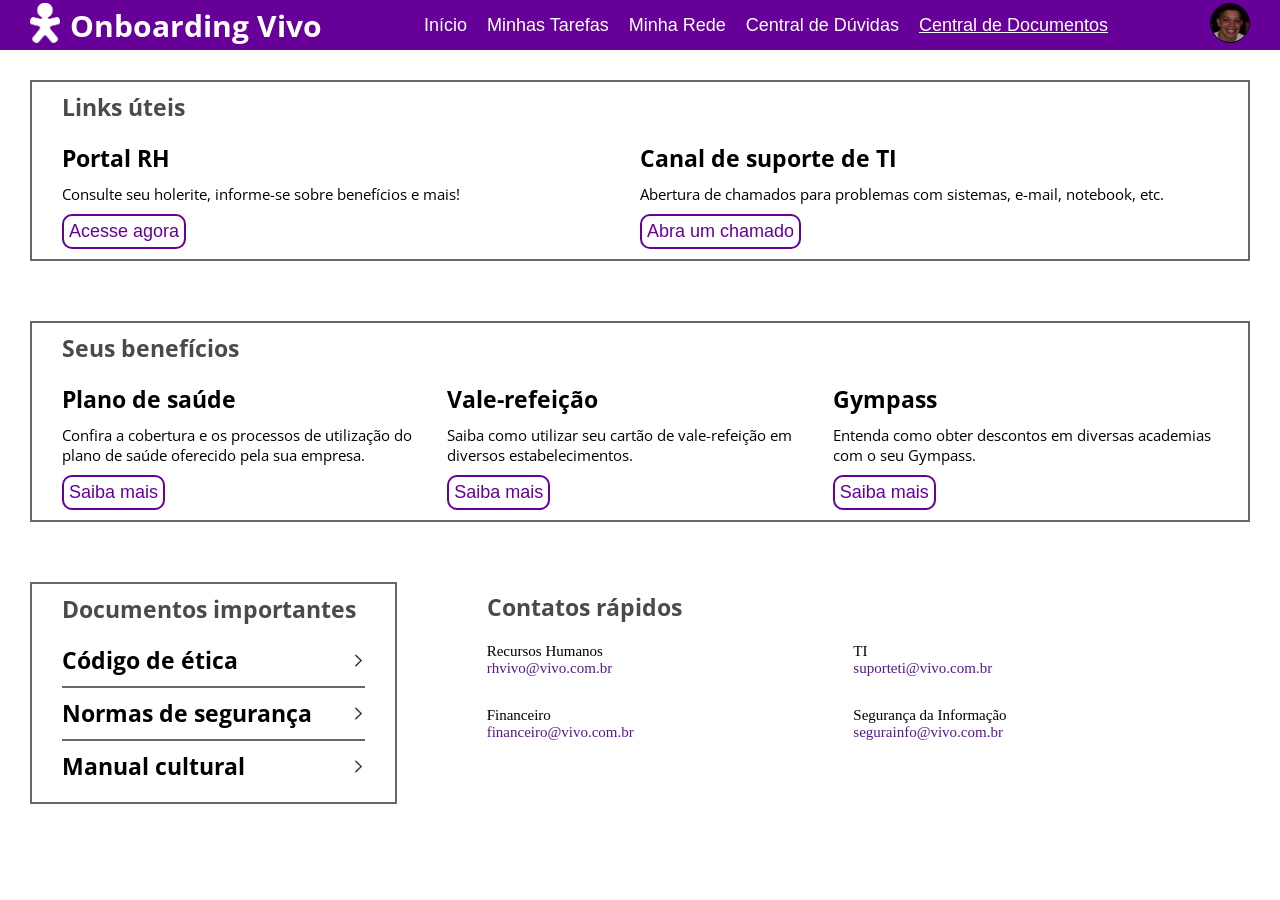
<file: onboarding-vivo/colaborador/central-documentos.html>
<!DOCTYPE html>
<html lang="pt-br">
  <head>
    <meta charset="UTF-8" />
    <meta name="viewport" content="width=device-width, initial-scale=1.0" />
    <title>Central de Documentos</title>
    <link rel="stylesheet" href="../styles.css" />

    <link rel="preconnect" href="https://fonts.googleapis.com" />
    <link rel="preconnect" href="https://fonts.gstatic.com" crossorigin />
    <link
      href="https://fonts.googleapis.com/css2?family=Open+Sans:ital,wght@0,300..800;1,300..800&display=swap"
      rel="stylesheet"
    />
  </head>
  <body>
    <header>
      <div class="vivo-logo">
        <a href="../index.html"><img src="../images/logo-vivo.png" alt="Logo da vivo" /></a>
        <h1 class="h1-titulo">Onboarding Vivo</h1>
      </div>
      <nav>
        <a href="./inicio.html">Início</a>
        <a href="./minhas-tarefas.html">Minhas Tarefas</a>
        <a href="./minha-rede.html">Minha Rede</a>
        <a href="./central-duvidas.html">Central de Dúvidas</a>
        <p class="current-page">Central de Documentos</p>
      </nav>
              <a href="../colaborador/perfil.html"><img class="foto-perfil" src="../images/caique.png" alt="Foto do usuário atual"></a>
    </header>
    <main>
      <div id="central-documentos">
        <section id="links-uteis">
          <div class="section-title">
            <h1>Links úteis</h1>
          </div>
          <div class="documentos-container">
            <div>
              <h2>Portal RH</h2>
              <p>Consulte seu holerite, informe-se sobre benefícios e mais!</p>
              <a class="border-btn" href="">Acesse agora</a>
            </div>
            <div>
              <h2>Canal de suporte de TI</h2>
              <p>
                Abertura de chamados para problemas com sistemas, e-mail,
                notebook, etc.
              </p>
              <a class="border-btn" href="">Abra um chamado</a>
            </div>
          </div>
        </section>
        <section id="seus-beneficios">
          <div class="section-title">
            <h1>Seus benefícios</h1>
          </div>
          <div class="documentos-container">
            <div>
              <h2>Plano de saúde</h2>
              <p>
                Confira a cobertura e os processos de utilização do plano de
                saúde oferecido pela sua empresa.
              </p>
              <a class="border-btn" href="">Saiba mais</a>
            </div>
            <div>
              <h2>Vale-refeição</h2>
              <p>
                Saiba como utilizar seu cartão de vale-refeição em diversos
                estabelecimentos.
              </p>
              <a class="border-btn" href="">Saiba mais</a>
            </div>
            <div>
              <h2>Gympass</h2>
              <p>
                Entenda como obter descontos em diversas academias com o seu
                Gympass.
              </p>
              <a class="border-btn" href="">Saiba mais</a>
            </div>
          </div>
        </section>
        <section id="documentos-importantes">
          <div class="section-title">
            <h1>Documentos importantes</h1>
          </div>
          <div class="documentos-importantes">
            <a href="">
              <h2>Código de ética</h2>
              <img src="../images/seta.png" alt="Imagem de uma seta" />
            </a>
            <a href="">
              <h2>Normas de segurança</h2>
              <img src="../images/seta.png" alt="Imagem de uma seta" />
            </a>
            <a href="">
              <h2>Manual cultural</h2>
              <img src="../images/seta.png" alt="Imagem de uma seta" />
            </a>
          </div>
        </section>
        <section id="contatos-rapidos">
          <div class="section-title">
            <h1>Contatos rápidos</h1>
          </div>
          <div class="contatos-rapidos-grid">
            <div>
                <p>Recursos Humanos</p>
                <a href="">rhvivo@vivo.com.br</a>
            </div>
            <div>
                <p>TI</p>
                <a href="">suporteti@vivo.com.br</a>
            </div>
            <div>
                <p>Financeiro</p>
                <a href="">financeiro@vivo.com.br</a>
            </div>
            <div>
                <p>Segurança da Informação</p>
                <a href="">segurainfo@vivo.com.br</a>
            </div>
          </div>
        </section>
      </div>
    </main>
  </body>
</html>
</file>
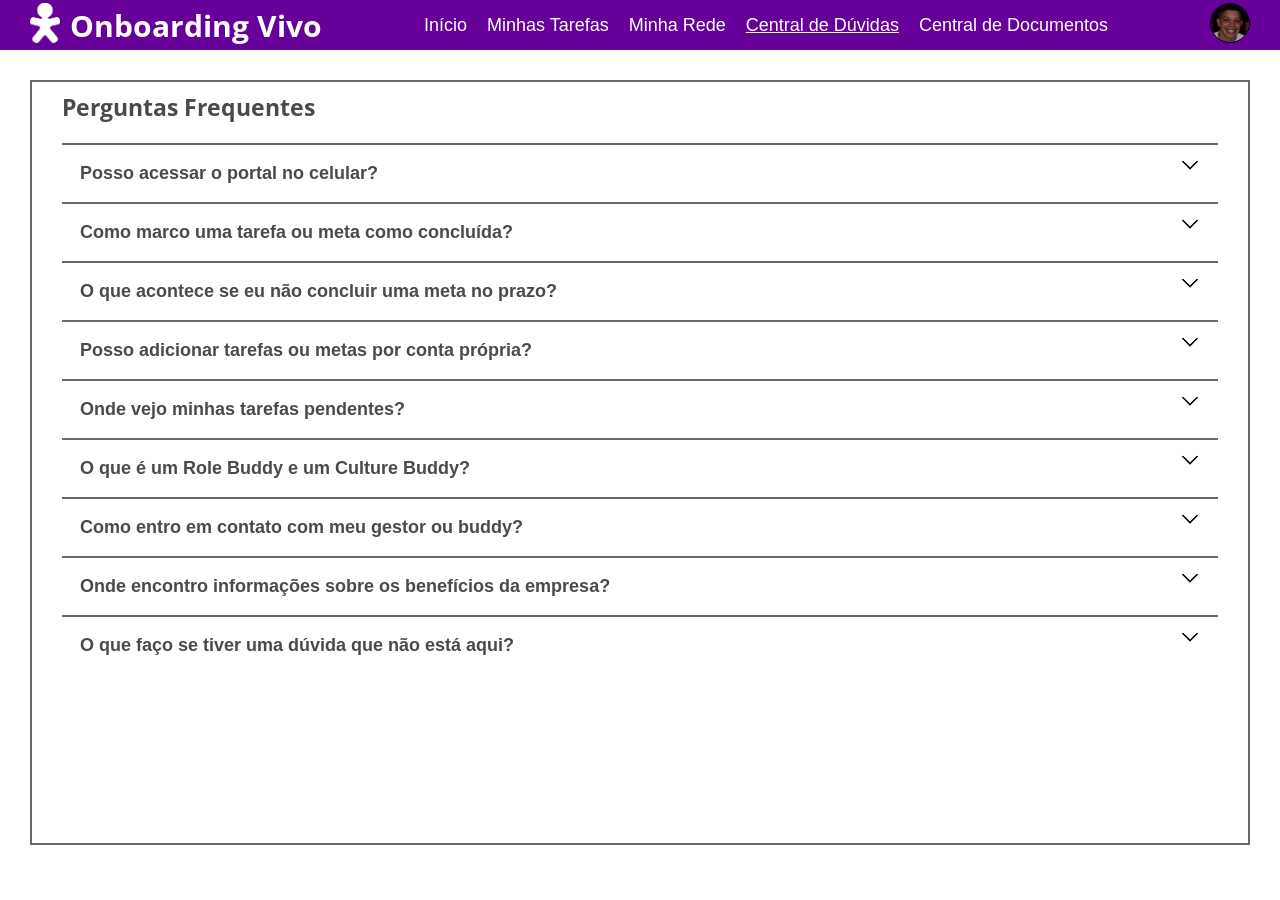
<file: onboarding-vivo/colaborador/central-duvidas.html>
<!DOCTYPE html>
<html lang="pt-br">
  <head>
    <meta charset="UTF-8" />
    <meta name="viewport" content="width=device-width, initial-scale=1.0" />
    <title>Central de Dúvidas</title>
    <link rel="stylesheet" href="../styles.css" />

    <link rel="preconnect" href="https://fonts.googleapis.com" />
    <link rel="preconnect" href="https://fonts.gstatic.com" crossorigin />
    <link
      href="https://fonts.googleapis.com/css2?family=Open+Sans:ital,wght@0,300..800;1,300..800&display=swap"
      rel="stylesheet"
    />
  </head>
  <body>
    <header>
      <div class="vivo-logo">
        <a href="../index.html"
          ><img src="../images/logo-vivo.png" alt="Logo da vivo"
        /></a>
        <h1 class="h1-titulo">Onboarding Vivo</h1>
      </div>
      <nav>
        <a href="./inicio.html">Início</a>
        <a href="./minhas-tarefas.html">Minhas Tarefas</a>
        <a href="./minha-rede.html">Minha Rede</a>
        <p class="current-page">Central de Dúvidas</p>
        <a href="./central-documentos.html">Central de Documentos</a>
      </nav>
      <a href="../colaborador/perfil.html"
        ><img
          class="foto-perfil"
          src="../images/caique.png"
          alt="Foto do usuário atual"
      /></a>
    </header>

    <main>
      <section id="central-main" class="full">
        <div class="section-title">
          <h1>Perguntas Frequentes</h1>
        </div>

        <div class="accordion-div">
          <button class="accordion">
            Posso acessar o portal no celular?
            <img
              class="img-accordion"
              src="../images/seta.png"
              alt="seta do accordion 1"
            />
          </button>
          <div class="panel">
            <p>
              Sim! Nossa equipe fez o uso de um design responsivo, a fim de
              garantir funcionalidade total em qualquer dispositivo!
              <br />
              <br />
              Você só precisa acessar o link e fazer o login pelo seu celular,
              para acessar seu onboarding de onde quer que esteja!
            </p>
          </div>
        </div>

        <div class="accordion-div">
          <button class="accordion">
            Como marco uma tarefa ou meta como concluída?
            <img
              class="img-accordion"
              src="../images/seta.png"
              alt="seta do accordion 2"
            />
          </button>
          <div class="panel">
            <p>
              Para marcar uma tarefa como concluída, você só precisa clicar no
              ícone de check ao lado da meta/tarefa, e seu gestor será
              notificado de que você a concluiu!
            </p>
          </div>
        </div>

        <div class="accordion-div">
          <button class="accordion">
            O que acontece se eu não concluir uma meta no prazo?
            <img
              class="img-accordion"
              src="../images/seta.png"
              alt="seta do accordion 3"
            />
          </button>
          <div class="panel">
            <p>
              Caso não conclua uma tarefa no prazo, o seu gestor será notificado
              do atraso. Ainda é possível concluir metas após o prazo!
            </p>
          </div>
        </div>

        <div class="accordion-div">
          <button class="accordion">
            Posso adicionar tarefas ou metas por conta própria?
            <img
              class="img-accordion"
              src="../images/seta.png"
              alt="seta do accordion 3"
            />
          </button>
          <div class="panel">
            <p>
              Não, o responsável por adicionar tarefas/metas é o seu gestor
              responsável.
            </p>
          </div>
        </div>

        <div class="accordion-div">
          <button class="accordion">
            Onde vejo minhas tarefas pendentes?
            <img
              class="img-accordion"
              src="../images/seta.png"
              alt="seta do accordion 3"
            />
          </button>
          <div class="panel">
            <p>
              Para ver suas tarefas pendentes, clique no botão "Minhas tarefas"
              na página inicial ou na barra de navegação.
            </p>
          </div>
        </div>

        <div class="accordion-div">
          <button class="accordion">
            O que é um Role Buddy e um Culture Buddy?
            <img
              class="img-accordion"
              src="../images/seta.png"
              alt="seta do accordion 3"
            />
          </button>
          <div class="panel">
            <p>
              O Role Buddy é um colega de trabalho que ajuda o novo colaborador
              a entender os detalhes de seu novo trabalho, enquanto o Culture
              Buddy os guia a respeito das regras não-escritas de organização,
              além de ensinar os valores e as normas para a integração do novo
              colaborador.
              <br />
              <br />
              Ambos são essenciais no processo de Onboarding.
            </p>
          </div>
        </div>

        <div class="accordion-div">
          <button class="accordion">
            Como entro em contato com meu gestor ou buddy?
            <img
              class="img-accordion"
              src="../images/seta.png"
              alt="seta do accordion 3"
            />
          </button>
          <div class="panel">
            <p>
              Para entrar em contato com as pessoas da sua rede, clique nos
              botões localizados abaixo das imagens na página "Minha Rede". Lá,
              constam as redes sociais de cada pessoa da sua rede!<br /><br />Não
              hesite em entrar em contato!
            </p>
          </div>
        </div>

        <div class="accordion-div">
          <button class="accordion">
            Onde encontro informações sobre os benefícios da empresa?
            <img
              class="img-accordion"
              src="../images/seta.png"
              alt="seta do accordion 3"
            />
          </button>
          <div class="panel">
            <p>
              Para encontrar mais informações a respeito dos benefícios da
              empresa, acesse a página "Central de Documentos", e consulte os
              benefícios disponibilizados para os novos colaboradores!
            </p>
          </div>
        </div>

        <div class="accordion-div">
          <button class="accordion">
            O que faço se tiver uma dúvida que não está aqui?
            <img
              class="img-accordion"
              src="../images/seta.png"
              alt="seta do accordion 3"
            />
          </button>
          <div class="panel">
            <p>
              Caso tenha uma dúvida que não consta na "Central de Dúvidas",
              entre em contato diretamente com o seu gestor responsável, ou com
              um de seus buddies, que estarão dispostos a ajudar!
            </p>
          </div>
        </div>
      </section>
    </main>
  </body>
  <script src="../javascript/script.js"></script>
</html>
</file>
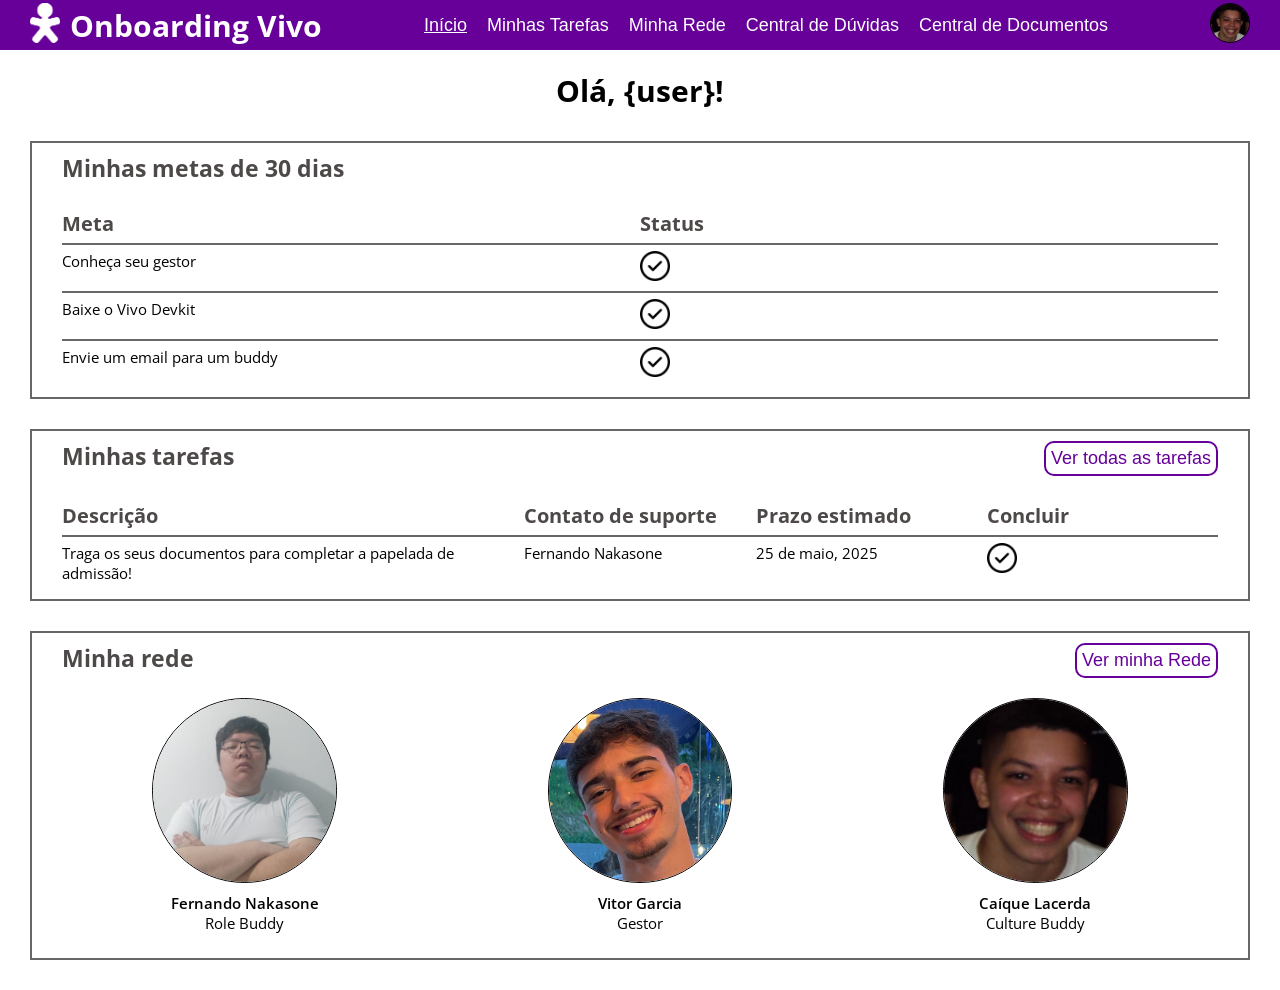
<file: onboarding-vivo/colaborador/inicio.html>
<!DOCTYPE html>
<html lang="pt-br">
  <head>
    <meta charset="UTF-8" />
    <meta name="viewport" content="width=device-width, initial-scale=1.0" />
    <title>Onboarding Vivo</title>
    <link rel="stylesheet" href="../styles.css" />

    <link rel="preconnect" href="https://fonts.googleapis.com" />
    <link rel="preconnect" href="https://fonts.gstatic.com" crossorigin />
    <link
      href="https://fonts.googleapis.com/css2?family=Open+Sans:ital,wght@0,300..800;1,300..800&display=swap"
      rel="stylesheet"
    />
  </head>

  <body>
    <header>
      <div class="vivo-logo">
        <a href="../index.html"
          ><img src="../images/logo-vivo.png" alt="Logo da vivo"
        /></a>
        <h1 class="h1-titulo">Onboarding Vivo</h1>
      </div>
      <nav>
        <p class="current-page">Início</p>
        <a href="../colaborador/minhas-tarefas.html">Minhas Tarefas</a>
        <a href="../colaborador/minha-rede.html">Minha Rede</a>
        <a href="../colaborador/central-duvidas.html">Central de Dúvidas</a>
        <a href="../colaborador/central-documentos.html"
          >Central de Documentos</a
        >
      </nav>
      <a href="../colaborador/perfil.html"
        ><img
          class="foto-perfil"
          src="../images/caique.png"
          alt="Foto do usuário atual"
      /></a>
    </header>
    <main class="inicio-colaborador">
      <h1 class="title-main">Olá, {user}!</h1>

      <section id="metas-main">
        <div class="section-title">
          <h1>Minhas metas de 30 dias</h1>
        </div>
        <div class="metas-grid">
          <p class="grid-title">Meta</p>
          <p class="grid-title">Status</p>
          <p>Conheça seu gestor</p>
          <div>
            <a
              class="apertar-botao"
              href=""
              onclick="toggleImage(event, this.querySelector('img'))"
              ><img src="../images/check-mark.png" alt="Check preto e branco"
            /></a>
          </div>
          <p>Baixe o Vivo Devkit</p>
          <div>
            <a
              class="apertar-botao"
              href=""
              onclick="toggleImage(event, this.querySelector('img'))"
              ><img src="../images/check-mark.png" alt="Check preto e branco"
            /></a>
          </div>
          <p>Envie um email para um buddy</p>
          <div>
            <a
              class="apertar-botao"
              href=""
              onclick="toggleImage(event, this.querySelector('img'))"
              ><img src="../images/check-mark.png" alt="Check preto e branco"
            /></a>
          </div>
        </div>
      </section>

      <section id="tarefas-main">
        <div class="section-title">
          <h1>Minhas tarefas</h1>
          <a class="border-btn" href="./minhas-tarefas.html"
            >Ver todas as tarefas</a
          >
        </div>
        <div class="tarefas-grid">
          <p class="grid-title">Descrição</p>
          <p class="grid-title">Contato de suporte</p>
          <p class="grid-title">Prazo estimado</p>
          <p class="grid-title">Concluir</p>
          <p>Traga os seus documentos para completar a papelada de admissão!</p>
          <p>Fernando Nakasone</p>
          <p>25 de maio, 2025</p>
          <div>
            <a
              class="apertar-botao"
              href=""
              onclick="toggleImage(event, this.querySelector('img'))"
              ><img src="../images/check-mark.png" alt="Check preto e branco"
            /></a>
          </div>
        </div>
      </section>

      <section id="rede-main">
        <div class="section-title">
          <h1>Minha rede</h1>
          <a class="border-btn" href="./minha-rede.html">Ver minha Rede</a>
        </div>
        <div class="rede-imgs">
          <div class="rede-img">
            <img src="../images/fernando.png" alt="role buddy" />
            <p>Fernando Nakasone</p>
            <p>Role Buddy</p>
          </div>
          <div class="rede-img">
            <img src="../images/vitor.png" alt="gestor" />
            <p>Vitor Garcia</p>
            <p>Gestor</p>
          </div>
          <div class="rede-img">
            <img src="../images/caique.png" alt="culture buddy" />
            <p>Caíque Lacerda</p>
            <p>Culture Buddy</p>
          </div>
        </div>
      </section>
    </main>
    <script src="../javascript/script.js"></script>
  </body>
</html>
</file>
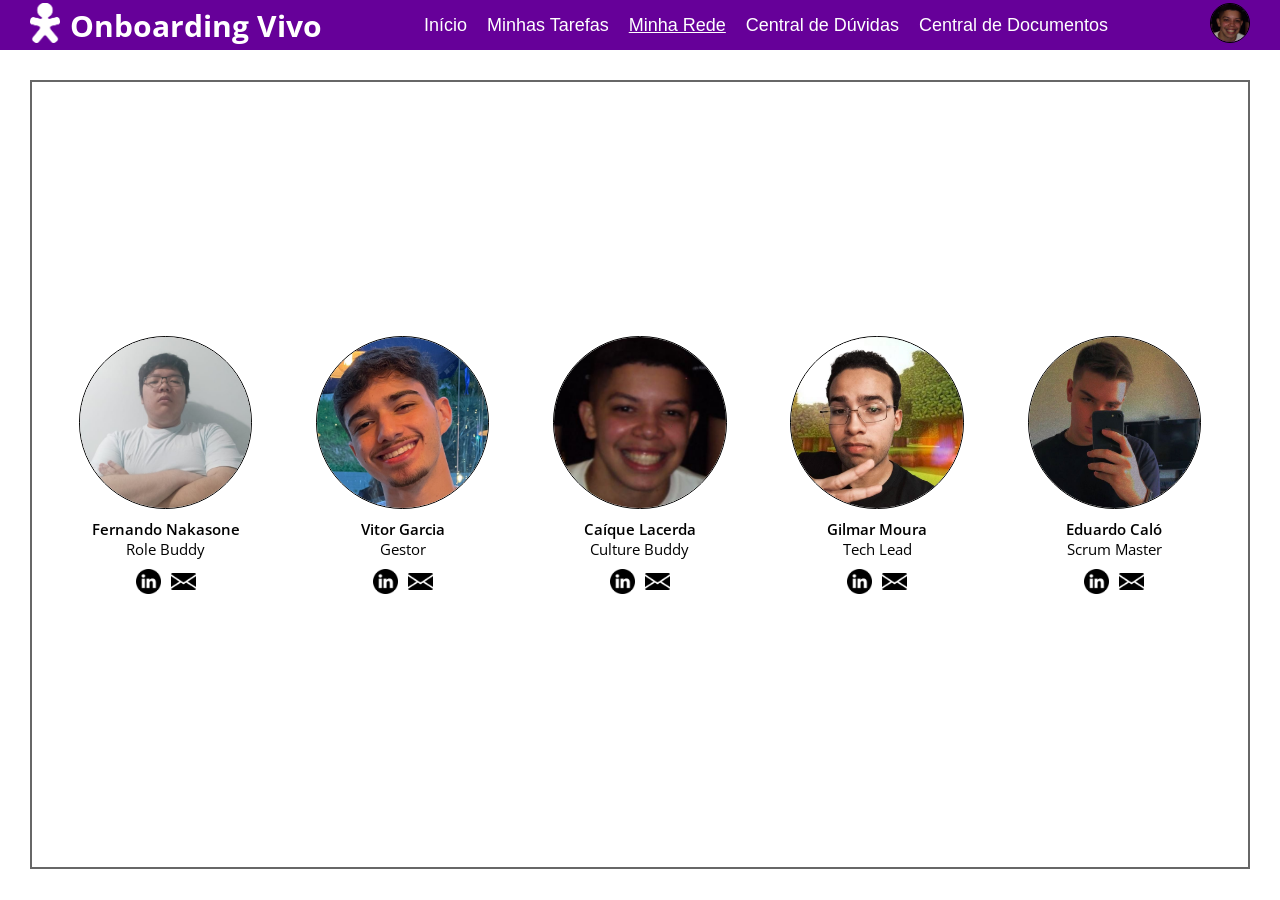
<file: onboarding-vivo/colaborador/minha-rede.html>
<!DOCTYPE html>
<html lang="pt-br">
  <head>
    <meta charset="UTF-8" />
    <meta name="viewport" content="width=device-width, initial-scale=1.0" />
    <title>Minha Rede</title>
    <link rel="stylesheet" href="../styles.css" />

    <link rel="preconnect" href="https://fonts.googleapis.com" />
    <link rel="preconnect" href="https://fonts.gstatic.com" crossorigin />
    <link
      href="https://fonts.googleapis.com/css2?family=Open+Sans:ital,wght@0,300..800;1,300..800&display=swap"
      rel="stylesheet"
    />
  </head>
  <body>
    <header>
      <div class="vivo-logo">
        <a href="../index.html"
          ><img src="../images/logo-vivo.png" alt="Logo da vivo"
        /></a>
        <h1 class="h1-titulo">Onboarding Vivo</h1>
      </div>
      <nav>
        <a href="./inicio.html">Início</a>
        <a href="./minhas-tarefas.html">Minhas Tarefas</a>
        <p class="current-page">Minha Rede</p>
        <a href="./central-duvidas.html">Central de Dúvidas</a>
        <a href="./central-documentos.html">Central de Documentos</a>
      </nav>
      <a href="../colaborador/perfil.html"
        ><img
          class="foto-perfil"
          src="../images/caique.png"
          alt="Foto do usuário atual"
      /></a>
    </header>
    <main>
      <section id="rede-main">
        <div class="rede-imgs full">
          <div class="rede-img">
            <img src="../images/fernando.png" alt="role buddy" />
            <p>Fernando Nakasone</p>
            <p>Role Buddy</p>
            <div>
              <a href=""><img src="../images/linkedin.png" alt="" /></a>
              <a href=""><img src="../images/o-email.png" alt="" /></a>
            </div>
          </div>
          <div class="rede-img">
            <img src="../images/vitor.png" alt="gestor" />
            <p>Vitor Garcia</p>
            <p>Gestor</p>
            <div>
              <a href=""><img src="../images/linkedin.png" alt="" /></a>
              <a href=""><img src="../images/o-email.png" alt="" /></a>
            </div>
          </div>
          <div class="rede-img">
            <img src="../images/caique.png" alt="culture buddy" />
            <p>Caíque Lacerda</p>
            <p>Culture Buddy</p>
            <div>
              <a href=""><img src="../images/linkedin.png" alt="" /></a>
              <a href=""><img src="../images/o-email.png" alt="" /></a>
            </div>
          </div>
          <div class="rede-img">
            <img src="../images/gilmar.png" alt="tech lead" />
            <p>Gilmar Moura</p>
            <p>Tech Lead</p>
            <div>
              <a href=""><img src="../images/linkedin.png" alt="" /></a>
              <a href=""><img src="../images/o-email.png" alt="" /></a>
            </div>
          </div>
          <div class="rede-img">
            <img src="../images/eduardo.png" alt="scrum master" />
            <p>Eduardo Caló</p>
            <p>Scrum Master</p>
            <div>
              <a href=""><img src="../images/linkedin.png" alt="" /></a>
              <a href=""><img src="../images/o-email.png" alt="" /></a>
            </div>
          </div>
        </div>
      </section>
    </main>
  </body>
</html>
</file>
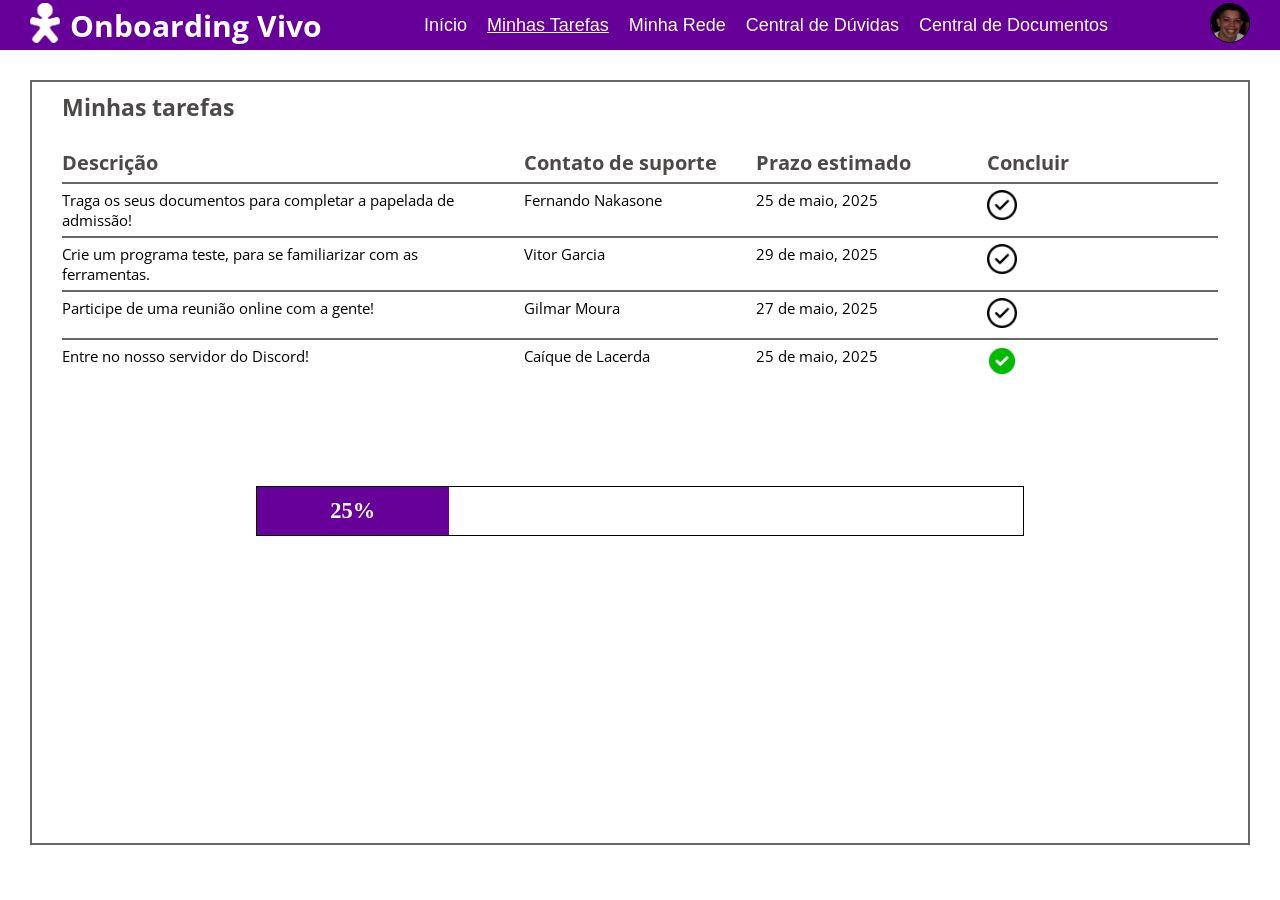
<file: onboarding-vivo/colaborador/minhas-tarefas.html>
<!DOCTYPE html>
<html lang="pt-br">
<head>
    <meta charset="UTF-8">
    <meta name="viewport" content="width=device-width, initial-scale=1.0">
    <title>Minhas Tarefas</title>
    <link rel="stylesheet" href="../styles.css">
    
    <link rel="preconnect" href="https://fonts.googleapis.com">
    <link rel="preconnect" href="https://fonts.gstatic.com" crossorigin>
    <link href="https://fonts.googleapis.com/css2?family=Open+Sans:ital,wght@0,300..800;1,300..800&display=swap" rel="stylesheet">
</head>
<body>
    <header>
        <div class="vivo-logo">
            <a href="../index.html"><img src="../images/logo-vivo.png" alt="Logo da vivo" /></a>
            <h1 class="h1-titulo">Onboarding Vivo</h1>
        </div>
        <nav>
            <a href="./inicio.html">Início</a>
            <p class="current-page">Minhas Tarefas</p>
            <a href="./minha-rede.html">Minha Rede</a>
            <a href="./central-duvidas.html">Central de Dúvidas</a>
            <a href="./central-documentos.html">Central de Documentos</a>
        </nav>
                <a href="../colaborador/perfil.html"><img class="foto-perfil" src="../images/caique.png" alt="Foto do usuário atual"></a>
    </header>
    
    <section id="tarefas" class="full">
            <div class="section-title">
                <h1>Minhas tarefas</h1>
            </div>
            <div class="tarefas-grid">
                <p class="grid-title">Descrição</p>
                <p class="grid-title">Contato de suporte</p>
                <p class="grid-title">Prazo estimado</p>
                <p class="grid-title">Concluir</p>
            
                <p>Traga os seus documentos para completar a papelada de admissão!</p>
                <p>Fernando Nakasone</p>
                <p>25 de maio, 2025</p>
                <div>
                    <a class="apertar-botao" href="" onclick="toggleImage(event, this.querySelector('img'))">
                        <img src="../images/check-mark.png" alt="Check preto e branco">
                    </a>
                </div>
            
                <p>Crie um programa teste, para se familiarizar com as ferramentas.</p>
                <p>Vitor Garcia</p>
                <p>29 de maio, 2025</p>
                <div>
                    <a class="apertar-botao" href="" onclick="toggleImage(event, this.querySelector('img'))">
                        <img src="../images/check-mark.png" alt="Check preto e branco">
                    </a>
                </div>
            
                <p>Participe de uma reunião online com a gente!</p>
                <p>Gilmar Moura</p>
                <p>27 de maio, 2025</p>
                <div>
                    <a class="apertar-botao" href="" onclick="toggleImage(event, this.querySelector('img'))">
                        <img src="../images/check-mark.png" alt="Check preto e branco">
                    </a>
                </div>
            
                <p>Entre no nosso servidor do Discord!</p>
                <p>Caíque de Lacerda</p>
                <p>25 de maio, 2025</p>
                <div>
                    <a class="apertar-botao" href="" onclick="toggleImage(event, this.querySelector('img'))">
                        <img src="../images/check.png" alt="Check verde">
                    </a>
                </div>
            </div>

            <div class="progress-bar-container">
                <div class="progress-bar">
                    <div id="progress-metas-colaborador" class="current-progress">25%</div>
                </div>
            </div>
            
        </section>
        <script src="../javascript/script.js"></script>
</body>
</html>
</file>
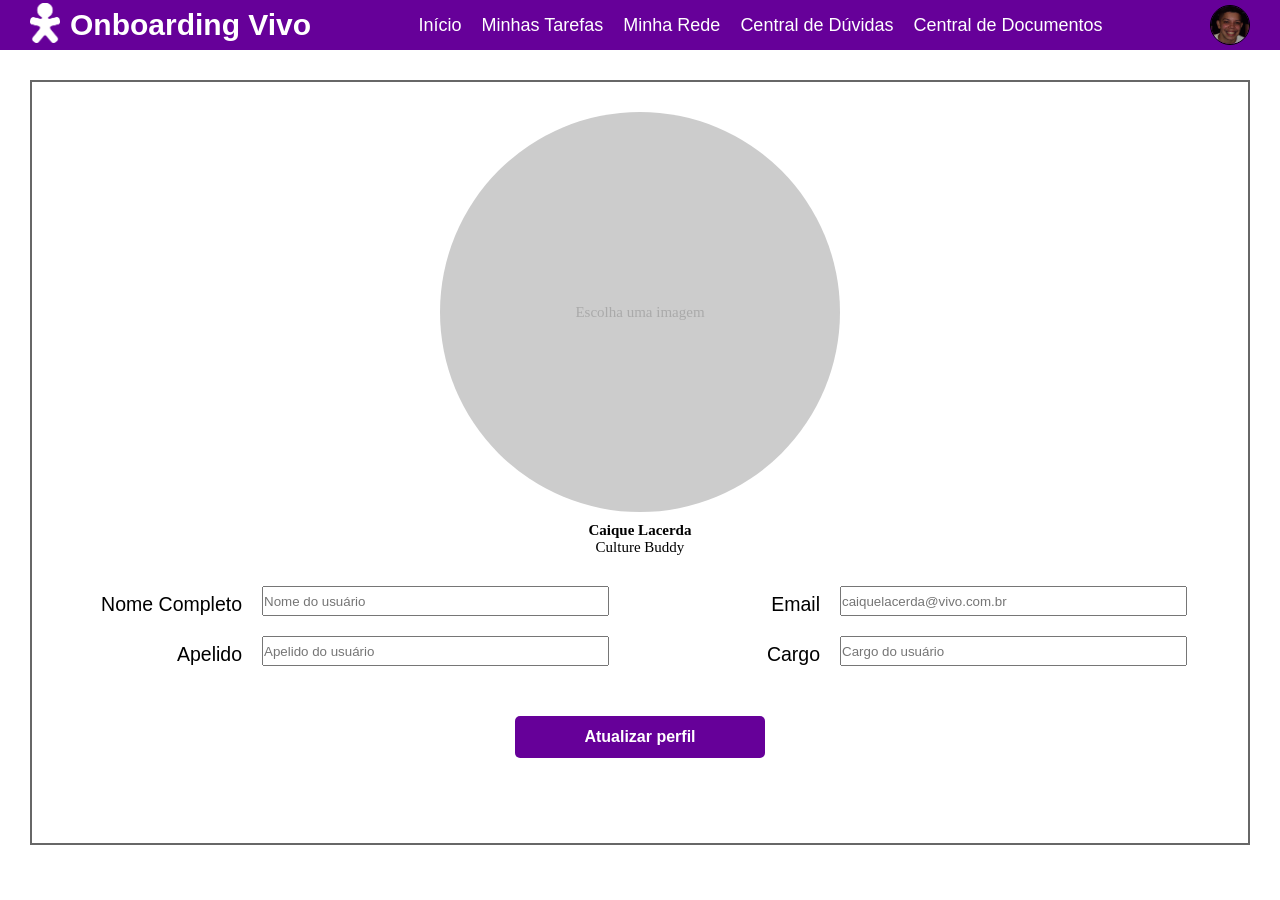
<file: onboarding-vivo/colaborador/perfil.html>
<!DOCTYPE html>
<html lang="pt-br">
  <head>
    <meta charset="UTF-8" />
    <meta name="viewport" content="width=device-width, initial-scale=1.0" />
    <title>Meu Perfil</title>
    <link rel="stylesheet" href="../styles.css" />
    <script async src="../javascript/foto-perfil.js"></script>
  </head>
  <body>
    <header>
      <div class="vivo-logo">
        <a href="../index.html"
          ><img src="../images/logo-vivo.png" alt="Logo da vivo"
        /></a>
        <h1 class="h1-titulo">Onboarding Vivo</h1>
      </div>
      <nav>
        <a href="./inicio.html">Início</a>
        <a href="./minhas-tarefas.html">Minhas Tarefas</a>
        <a href="./minha-rede.html">Minha Rede</a>
        <a href="./central-duvidas.html">Central de Dúvidas</a>
        <a href="./central-documentos.html">Central de Documentos</a>
      </nav>
      <img
        class="foto-perfil"
        src="../images/caique.png"
        alt="Foto do usuário atual"
      />
    </header>
    <main>
      <section id="edicao-perfil" class="full">
        <div class="rede-img">
          <label class="picture" for="picture__input" tabindex="0">
            <span class="picture__image"> </span>
          </label>
          <input type="file" accept="image/*" id="picture__input" />

          <!-- <img src="../images/caique.png" alt="role buddy" /> -->
          <p>Caique Lacerda</p>
          <p>Culture Buddy</p>
        </div>
        <form action="" method="post" id="form-buddy">
          <div class="form-row">
            <label for="nome-perfil">Nome Completo</label>
            <input
              id="nome-perfil"
              name="nome-perfil"
              type="text"
              placeholder="Nome do usuário"
              required
            />
          </div>
          <div class="form-row">
            <label for="email-perfil">Email</label>
            <input
              id="email-perfil"
              name="email-perfil"
              type="email"
              placeholder="caiquelacerda@vivo.com.br"
              required
            />
          </div>
          <div class="form-row">
            <label for="apelido-perfil">Apelido</label>
            <input
              id="apelido-perfil"
              name="apelido-perfil"
              type="text"
              placeholder="Apelido do usuário"
              required
            />
          </div>
          <div class="form-row">
            <label for="cargo-perfil">Cargo</label>
            <input
              id="cargo-perfil"
              name="cargo-perfil"
              type="text"
              placeholder="Cargo do usuário"
              required
            />
          </div>
          <button class="btn btn-primary-main" id="submit-buddy" type="submit">
            Atualizar perfil
          </button>
        </form>
      </section>
    </main>
    
  </body>
</html>
</file>
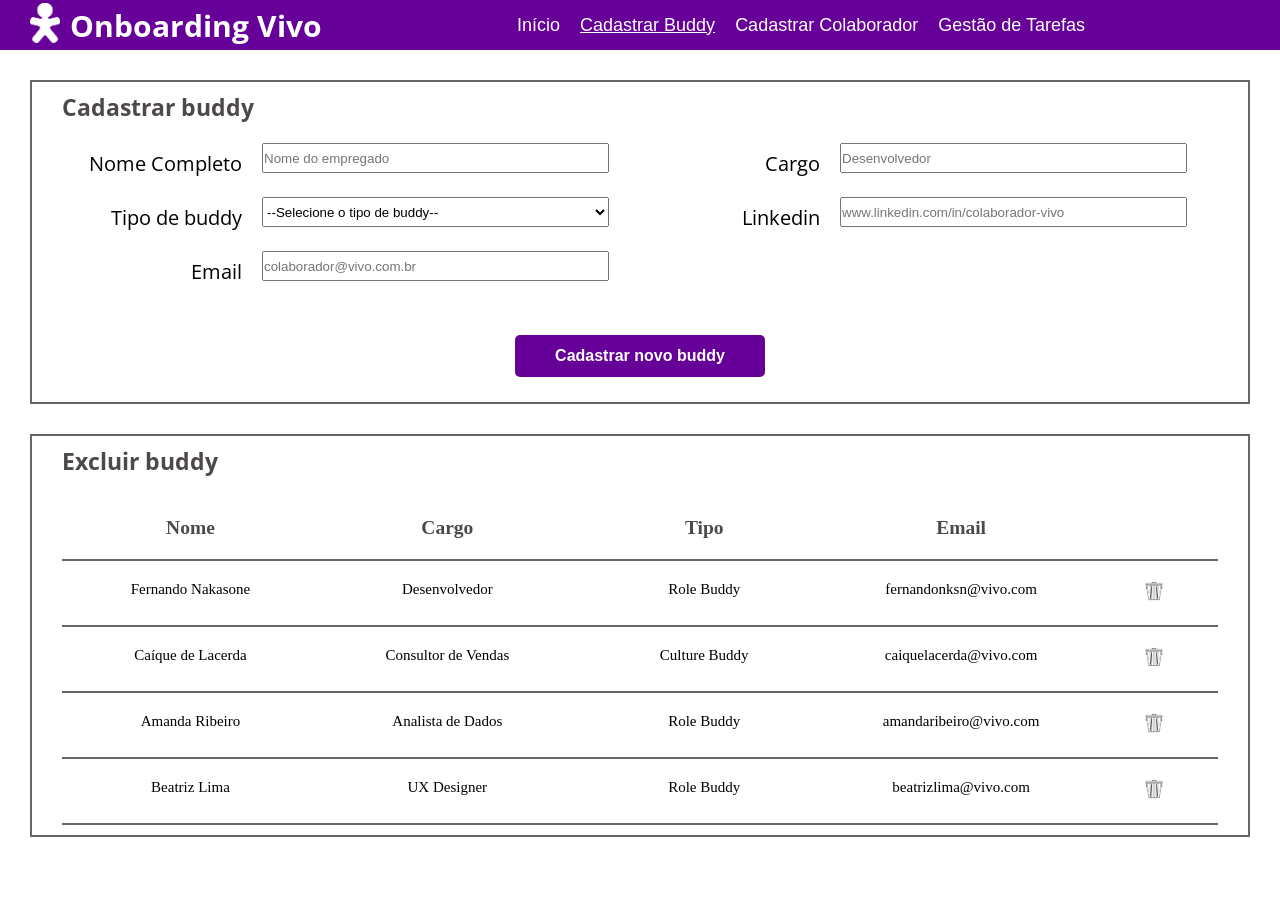
<file: onboarding-vivo/gestor/cadastro-buddy.html>
<!DOCTYPE html>
<html lang="pt-br">
  <head>
    <meta charset="UTF-8" />
    <meta name="viewport" content="width=device-width, initial-scale=1.0" />
    <title>Cadastro Buddy</title>
    <link rel="stylesheet" href="../styles.css" />
    <link rel="preconnect" href="https://fonts.googleapis.com" />
    <link rel="preconnect" href="https://fonts.gstatic.com" crossorigin />
    <link
      href="https://fonts.googleapis.com/css2?family=Open+Sans:ital,wght@0,300..800;1,300..800&display=swap"
      rel="stylesheet"
    />
  </head>

  <body>
    <header>
      <div class="vivo-logo">
        <a href="../index.html"
          ><img src="../images/logo-vivo.png" alt="Logo da vivo"
        /></a>
        <h1 class="h1-titulo">Onboarding Vivo</h1>
      </div>
      <nav>
        <a href="./inicio.html">Início</a>
        <p class="current-page">Cadastrar Buddy</p>
        <a href="./cadastro-colaborador.html">Cadastrar Colaborador</a>
        <a href="./gestao-tarefas.html">Gestão de Tarefas</a>
      </nav>
    </header>

    <main>
      <section id="cadastro-buddy">
        <div class="section-title">
          <h1>Cadastrar buddy</h1>
        </div>
        <form action="" method="post" id="form-buddy">
          <div class="form-row">
            <label for="nome-buddy">Nome Completo</label>
            <input
              id="nome-buddy"
              name="nome-buddy"
              type="text"
              placeholder="Nome do empregado"
              required
            />
          </div>
          <div class="form-row">
            <label for="cargo-buddy">Cargo</label>
            <input
              id="cargo-buddy"
              name="cargo-buddy"
              type="text"
              placeholder="Desenvolvedor"
              required
            />
          </div>
          <div class="form-row">
            <label for="tipo-buddy">Tipo de buddy</label>
            <select id="tipo-buddy" name="tipo-buddy">
              <option value="">--Selecione o tipo de buddy--</option>
              <option value="role-buddy">Role buddy</option>
              <option value="culture-buddy">Culture buddy</option>
            </select>
          </div>
          <div class="form-row">
            <label for="linkedin-buddy">Linkedin</label>
            <input
              id="linkedin-buddy"
              name="linkedin-buddy"
              type="url"
              placeholder="www.linkedin.com/in/colaborador-vivo"
              required
            />
          </div>
          <div class="form-row">
            <label for="email-buddy">Email</label>
            <input
              id="email-buddy"
              name="email-buddy"
              type="email"
              placeholder="colaborador@vivo.com.br"
              required
            />
          </div>
          <button class="btn btn-primary-main" id="submit-buddy" type="submit">
            Cadastrar novo buddy
          </button>
        </form>
      </section>
      <section id="exclusao-buddy">
        <div class="section-title">
          <h1>Excluir buddy</h1>
        </div>
        <div id="exclusao-buddy-grid">
          <p class="grid-title">Nome</p>
          <p class="grid-title">Cargo</p>
          <p class="grid-title">Tipo</p>
          <p class="grid-title">Email</p>
          <div></div>
          <p>Fernando Nakasone</p>
          <p>Desenvolvedor</p>
          <p>Role Buddy</p>
          <p>fernandonksn@vivo.com</p>
          <div class="icon-container">
            <img src="../images/lixeira.png" alt="" />
          </div>
          <p>Caíque de Lacerda</p>
          <p>Consultor de Vendas</p>
          <p>Culture Buddy</p>
          <p>caiquelacerda@vivo.com</p>
          <div class="icon-container">
            <img src="../images/lixeira.png" alt="" />
          </div>
          <p>Amanda Ribeiro</p>
          <p>Analista de Dados</p>
          <p>Role Buddy</p>
          <p>amandaribeiro@vivo.com</p>
          <div class="icon-container">
            <img src="../images/lixeira.png" alt="" />
          </div>
          <p>Beatriz Lima</p>
          <p>UX Designer</p>
          <p>Role Buddy</p>
          <p>beatrizlima@vivo.com</p>
          <div class="icon-container">
            <img src="../images/lixeira.png" alt="" />
          </div>
        </div>
      </section>
    </main>
    <script src="../javascript/formBuddy.js"></script>
  </body>
</html>
</file>
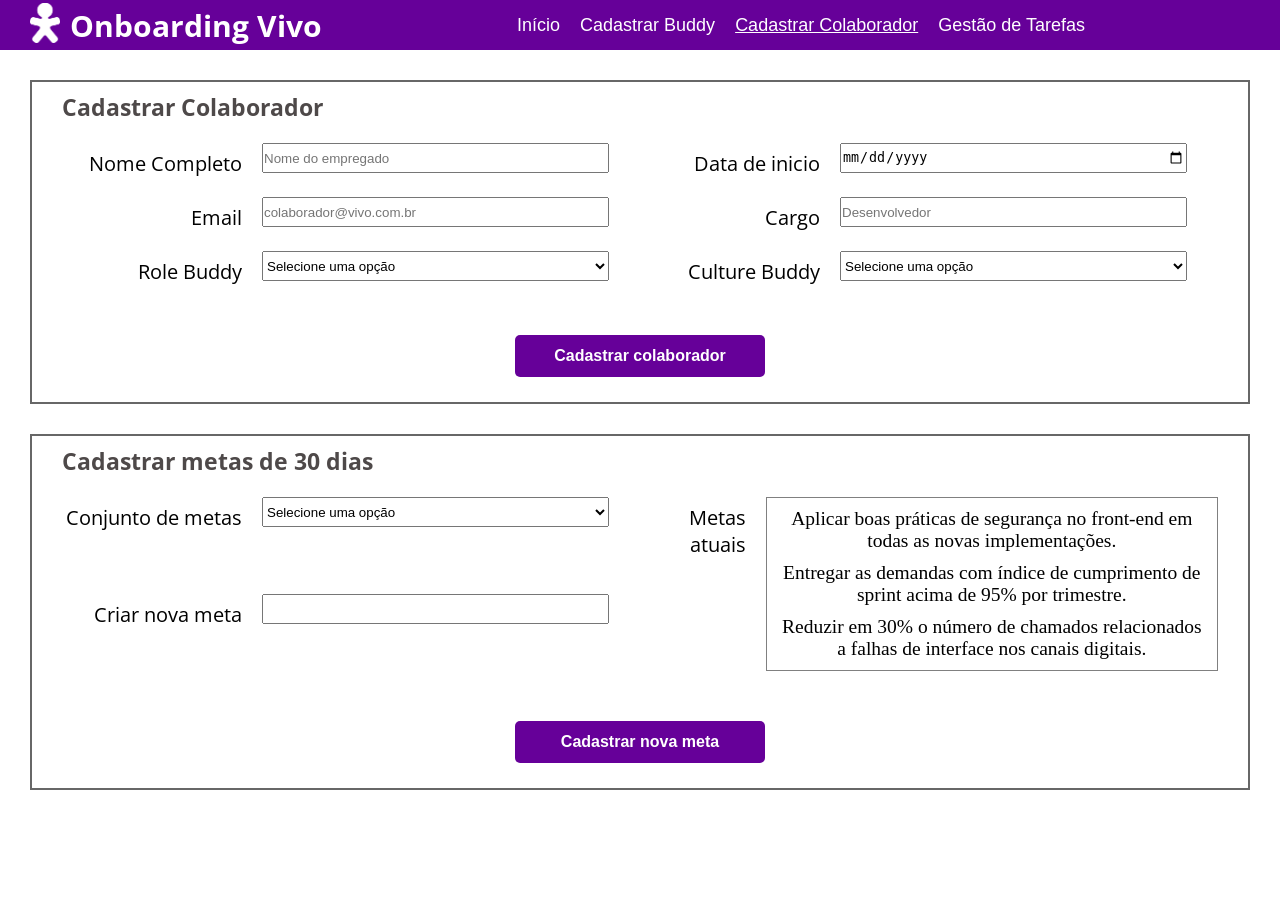
<file: onboarding-vivo/gestor/cadastro-colaborador.html>
<!DOCTYPE html>
<html lang="pt-br">
  <head>
    <meta charset="UTF-8" />
    <meta name="viewport" content="width=device-width, initial-scale=1.0" />
    <title>Cadastro Colaborador</title>
    <link rel="stylesheet" href="../styles.css" />
    <link rel="preconnect" href="https://fonts.googleapis.com" />
    <link rel="preconnect" href="https://fonts.gstatic.com" crossorigin />
    <link
      href="https://fonts.googleapis.com/css2?family=Open+Sans:ital,wght@0,300..800;1,300..800&display=swap"
      rel="stylesheet"
    />
  </head>

  <body>
    <header>
      <div class="vivo-logo">
        <a href="../index.html"
          ><img src="../images/logo-vivo.png" alt="Logo da vivo"
        /></a>
        <h1 class="h1-titulo">Onboarding Vivo</h1>
      </div>
      <nav>
        <a href="./inicio.html">Início</a>
        <a href="./cadastro-buddy.html">Cadastrar Buddy</a>
        <p class="current-page">Cadastrar Colaborador</p>
        <a href="./gestao-tarefas.html">Gestão de Tarefas</a>
      </nav>
    </header>

    <main>
      <section id="cadastro-colaborador">
        <div class="section-title">
          <h1>Cadastrar Colaborador</h1>
        </div>
        <form action="" method="post" id="form-colaborador">
          <div class="form-row">
            <label for="nome">Nome Completo</label>
            <input
              id="nome"
              name="nome"
              type="text"
              placeholder="Nome do empregado"
              required
            />
          </div>
          <div class="form-row">
            <label for="inicio">Data de inicio</label>
            <input
              id="inicio"
              name="inicio"
              type="date"
              placeholder="dd/mm/aaaa"
              required
            />
          </div>
          <div class="form-row">
            <label for="email">Email</label>
            <input
              id="email"
              name="email"
              type="email"
              placeholder="colaborador@vivo.com.br"
              required
            />
          </div>
          <div class="form-row">
            <label for="cargo">Cargo</label>
            <input
              id="cargo"
              name="cargo"
              type="text"
              placeholder="Desenvolvedor"
              required
            />
          </div>
          <div class="form-row">
            <label for="role-buddy">Role Buddy</label>
            <select id="role-buddy" name="role-buddy">
              <option value="">Selecione uma opção</option>
              <option value="fernando">Fernando Nakasone</option>
              <option value="gilmar">Gilmar Moura</option>
              <option value="eduardo">Eduardo Caló</option>
              <option value="vitor">Vitor Garcia</option>
              <option value="caique">Caique Lacerda</option>
            </select>
          </div>
          <div class="form-row">
            <label for="culture-buddy">Culture Buddy</label>
            <select id="culture-buddy" name="culture-buddy">
              <option value="">Selecione uma opção</option>
              <option value="fernando">Fernando Nakasone</option>
              <option value="gilmar">Gilmar Moura</option>
              <option value="eduardo">Eduardo Caló</option>
              <option value="vitor">Vitor Garcia</option>
              <option value="caique">Caique Lacerda</option>
            </select>
          </div>
          <button
            class="btn btn-primary-main"
            id="submit-colaborador"
            type="submit"
          >
            Cadastrar colaborador
          </button>
        </form>
      </section>

      <section id="cadastro-metas">
        <div class="section-title">
          <h1>Cadastrar metas de 30 dias</h1>
        </div>

        <form action="" method="post" id="form-metas">
          <div class="form-row">
            <label for="conjunto-metas">Conjunto de metas</label>
            <select id="conjunto-metas" name="conjunto-metas">
              <option value="">Selecione uma opção</option>
              <option value="front-end">Desenvolvedor Front-end</option>
              <option value="back-end">Desenvolvedor back-end</option>
              <option value="designer">Designer Grafico</option>
            </select>
          </div>
          <div class="form-row">
            <label for="nova-meta">Criar nova meta</label>
            <input
              id="cadastrar-meta"
              name="cadastrar-meta"
              type="text"
              required
            />
          </div>
          <div class="form-row">
            <label for="">Metas atuais</label>
            <div id="metas-atuais">
              <p>
                Aplicar boas práticas de segurança no front-end em todas as
                novas implementações.
              </p>
              <p>
                Entregar as demandas com índice de cumprimento de sprint acima
                de 95% por trimestre.
              </p>
              <p>
                Reduzir em 30% o número de chamados relacionados a falhas de
                interface nos canais digitais.
              </p>
            </div>
          </div>
          <button
            class="btn btn-primary-main"
            id="submit-colaborador"
            type="submit"
          >
            Cadastrar nova meta
          </button>
        </form>
      </section>
    </main>
    <script src="../javascript/formColaborador.js"></script>
  </body>
</html>
</file>
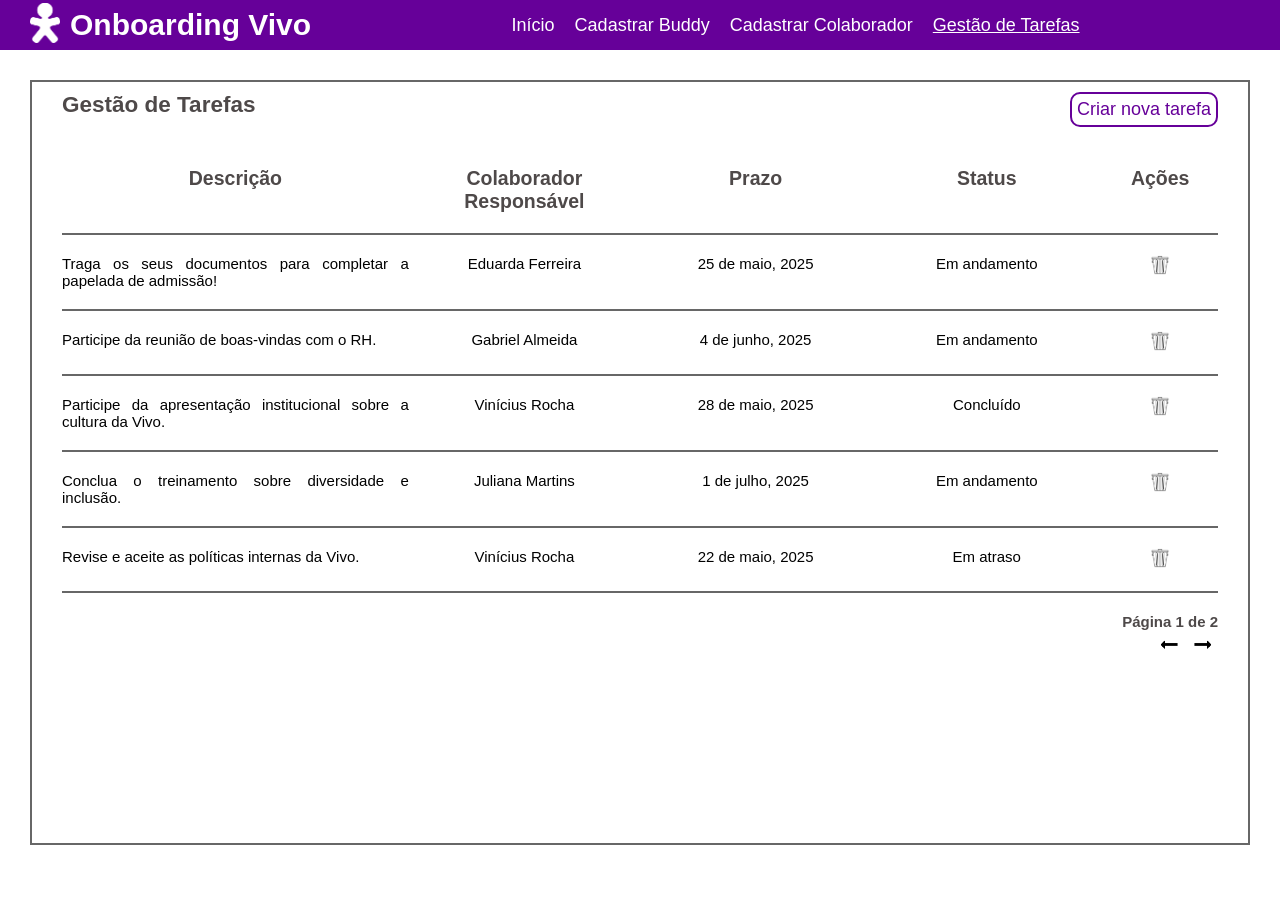
<file: onboarding-vivo/gestor/gestao-tarefas.html>
<!DOCTYPE html>
<html lang="pt-br">
  <head>
    <meta charset="UTF-8" />
    <meta name="viewport" content="width=device-width, initial-scale=1.0" />
    <title>Gestão de Tarefas</title>
    <link rel="stylesheet" href="../styles.css" />
  </head>

  <body>
    <header>
      <div class="vivo-logo">
        <a href="../index.html"
          ><img src="../images/logo-vivo.png" alt="Logo da vivo"
        /></a>
        <h1 class="h1-titulo">Onboarding Vivo</h1>
      </div>
      <nav>
        <a href="./inicio.html">Início</a>
        <a href="./cadastro-buddy.html">Cadastrar Buddy</a>
        <a href="./cadastro-colaborador.html">Cadastrar Colaborador</a>
        <p class="current-page">Gestão de Tarefas</p>
      </nav>
    </header>

    <main class="gestao-tarefas">
      <section id="gestao-tarefas" class="full">
        <div class="section-title">
          <h1>Gestão de Tarefas</h1>
          <btn class="border-btn" id="openDialog">Criar nova tarefa</btn>
        </div>
        <div id="gestao-tarefas-grid">
          <p class="grid-title">Descrição</p>
          <p class="grid-title">Colaborador Responsável</p>
          <p class="grid-title">Prazo</p>
          <p class="grid-title">Status</p>
          <p class="grid-title">Ações</p>
          <p>Traga os seus documentos para completar a papelada de admissão!</p>
          <p>Eduarda Ferreira</p>
          <p>25 de maio, 2025</p>
          <p>Em andamento</p>
          <div class="icon-container">
            <a href=""
              ><img
                src="../images/lixeira.png"
                alt="lixeira"
                class="icon-container"
            /></a>
          </div>
          <p>Participe da reunião de boas-vindas com o RH.</p>
          <p>Gabriel Almeida</p>
          <p>4 de junho, 2025</p>
          <p>Em andamento</p>
          <div class="icon-container">
            <a href=""
              ><img
                src="../images/lixeira.png"
                alt="lixeira"
                class="icon-container"
            /></a>
          </div>
          <p>
            Participe da apresentação institucional sobre a cultura da Vivo.
          </p>
          <p>Vinícius Rocha</p>
          <p>28 de maio, 2025</p>
          <p>Concluído</p>
          <div class="icon-container">
            <a href=""
              ><img
                src="../images/lixeira.png"
                alt="lixeira"
                class="icon-container"
            /></a>
          </div>
          <p>Conclua o treinamento sobre diversidade e inclusão.</p>
          <p>Juliana Martins</p>
          <p>1 de julho, 2025</p>
          <p>Em andamento</p>
          <div class="icon-container">
            <a href=""
              ><img
                src="../images/lixeira.png"
                alt="lixeira"
                class="icon-container"
            /></a>
          </div>
          <p>Revise e aceite as políticas internas da Vivo.</p>
          <p>Vinícius Rocha</p>
          <p>22 de maio, 2025</p>
          <p>Em atraso</p>
          <div class="icon-container">
            <a href=""
              ><img
                src="../images/lixeira.png"
                alt="lixeira"
                class="icon-container"
            /></a>
          </div>
          <p>Participe do workshop de metodologias ágeis.</p>
          <p>Gabriel Almeida</p>
          <p>1 de julho, 2025</p>
          <p>Em andamento</p>
          <div class="icon-container">
            <a href=""
              ><img
                src="../images/lixeira.png"
                alt="lixeira"
                class="icon-container"
            /></a>
          </div>
        </div>

        <div class="paginacao">
          <span id="contadorPagina">Página 1 de 5</span>
          <div>
            <a href="#" id="setaEsquerda" class="seta-esquerda"
              ><img src="../images/flecha.png" class="seta-esquerda"
            /></a>
            <a href="#" id="setaDireita" class="seta-direita"
              ><img src="../images/flecha.png" class="seta-direita"
            /></a>
          </div>
        </div>
      </section>
      <dialog>
        <h2>Nova tarefa</h2>
        <button id="closeDialog" type="button">X</button>
        <form action="" method="post">
          <div class="form-row">
            <label for="descricao-tarefa">Descrição da tarefa</label>
            <input
              id="descricao-tarefa"
              name="descricao-tarefa"
              type="text"
              placeholder="Comece o seu Onboarding!"
              required
            />
          </div>
          <div class="form-row">
            <label for="colaborador-resp">Colaborador responsável</label>
            <select id="colaborador-resp" name="colaborador-resp">
              <option value="">Selecione uma opção</option>
              <option value="caique">Caíque de Lacerda</option>
              <option value="gilmar">Gilmar Moura</option>
              <option value="fernando">Fernando Nakasone</option>
            </select>
          </div>
          <div class="form-row">
            <label for="contato-sup">Contato de Suporte</label>
            <select id="contato-sup" name="contato-sup">
              <option value="">Selecione uma opção</option>
              <option value="caique">Caíque de Lacerda</option>
              <option value="gilmar">Gilmar Moura</option>
              <option value="fernando">Fernando Nakasone</option>
            </select>
          </div>
          <div class="form-row">
            <label for="prazo">Prazo estimado</label>
            <input id="prazo" name="prazo" type="date" required />
          </div>
          <button class="btn border-btn" id="submitTarefa" type="submit">
            Adicionar nova tarefa
          </button>
        </form>
      </dialog>
    </main>
    <script src="../javascript/dialog.js"></script>
    <script src="../javascript/script.js"></script>
  </body>
</html>
</file>
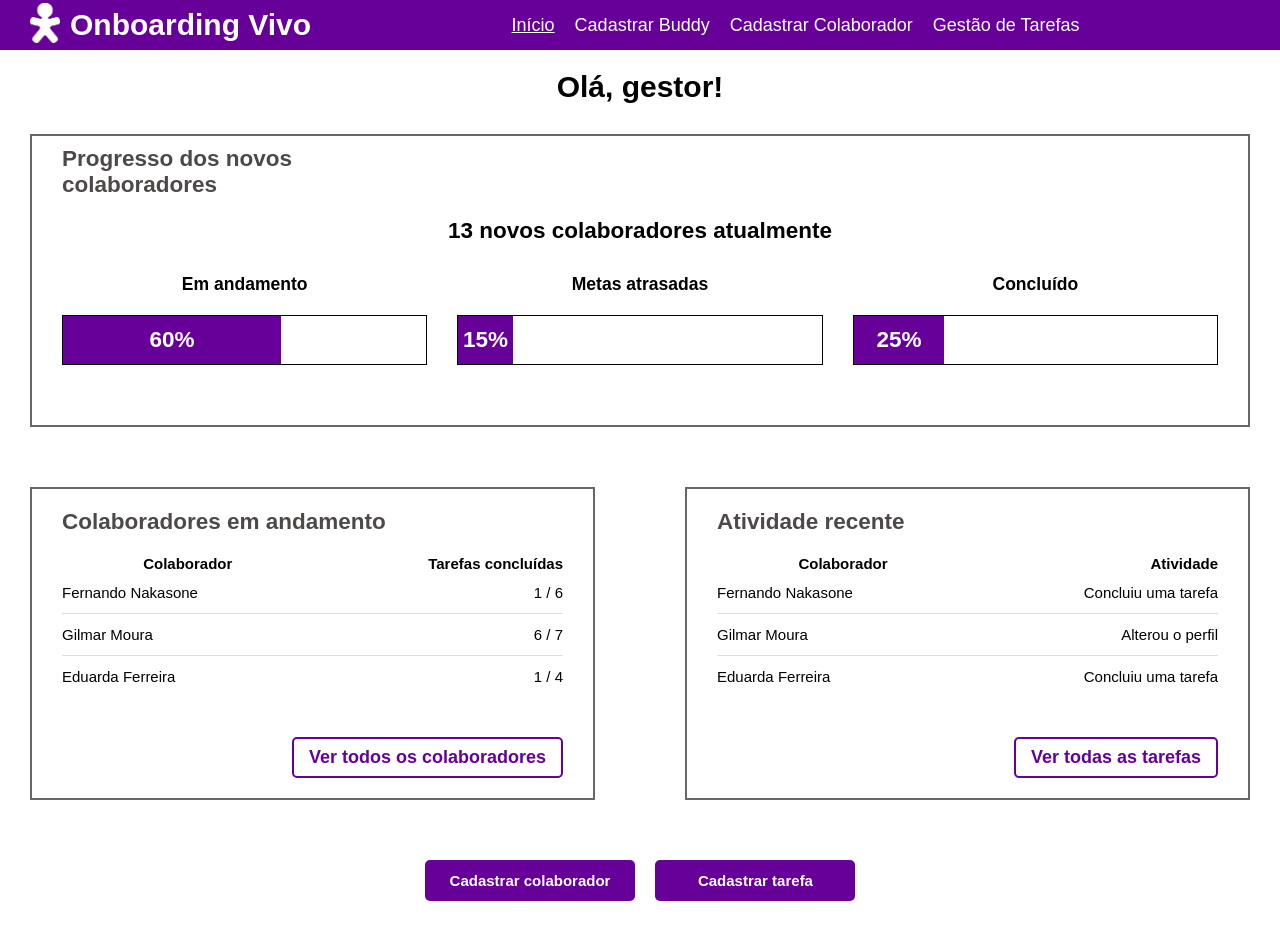
<file: onboarding-vivo/gestor/inicio.html>
<!DOCTYPE html>
<html lang="pt-br">
  <head>
    <meta charset="UTF-8" />
    <meta name="viewport" content="width=device-width, initial-scale=1.0" />
    <title>Gestão Onboarding</title>
    <link rel="stylesheet" href="../styles.css" />
  </head>

  <body>
    <header>
      <div class="vivo-logo">
        <a href="../index.html"
          ><img src="../images/logo-vivo.png" alt="Logo da vivo"
        /></a>
        <h1 class="h1-titulo">Onboarding Vivo</h1>
      </div>
      <nav>
        <p class="current-page">Início</p>
        <a href="./cadastro-buddy.html">Cadastrar Buddy</a>
        <a href="./cadastro-colaborador.html">Cadastrar Colaborador</a>
        <a href="./gestao-tarefas.html">Gestão de Tarefas</a>
      </nav>
    </header>

    <main class="inicio-gestor">
      <h1 class="title-main">Olá, gestor!</h1>
      <section id="progresso-main">
        <div class="section-title">
          <h1>Progresso dos novos colaboradores</h1>
        </div>
        <h2>13 novos colaboradores atualmente</h2>
        <div>
          <h3>Em andamento</h3>
          <div class="progress-bar">
            <div id="progress-em-andamento" class="current-progress">60%</div>
          </div>
        </div>
        <div>
          <h3>Metas atrasadas</h3>
          <div class="progress-bar">
            <div id="progress-metas-atrasadas" class="current-progress">
              15%
            </div>
          </div>
        </div>
        <div>
          <h3>Concluído</h3>
          <div class="progress-bar">
            <div id="progress-concluido" class="current-progress">25%</div>
          </div>
        </div>
      </section>

      <div class="sections-container">
        <section class="card-colaboradores">
          <div class="section-title">
            <h2>Colaboradores em andamento</h2>
          </div>
          <table>
            <thead>
              <tr>
                <th>Colaborador</th>
                <th>Tarefas concluídas</th>
              </tr>
            </thead>
            <tbody>
              <tr>
                <td>Fernando Nakasone</td>
                <td>1 / 6</td>
              </tr>
              <tr>
                <td>Gilmar Moura</td>
                <td>6 / 7</td>
              </tr>
              <tr>
                <td>Eduarda Ferreira</td>
                <td>1 / 4</td>
              </tr>
            </tbody>
          </table>
          <button class="border-btn btn-secondary-main">
            Ver todos os colaboradores
          </button>
        </section>

        <section class="card-colaboradores">
          <div class="section-title">
            <h2>Atividade recente</h2>
          </div>
          <table>
            <thead>
              <tr>
                <th>Colaborador</th>
                <th>Atividade</th>
              </tr>
            </thead>
            <tbody>
              <tr>
                <td>Fernando Nakasone</td>
                <td>Concluiu uma tarefa</td>
              </tr>
              <tr>
                <td>Gilmar Moura</td>
                <td>Alterou o perfil</td>
              </tr>
              <tr>
                <td>Eduarda Ferreira</td>
                <td>Concluiu uma tarefa</td>
              </tr>
            </tbody>
          </table>
          <a class="border-btn btn-secondary-main" href="./gestao-tarefas.html"
            >Ver todas as tarefas</a
          >
        </section>
      </div>
      <div class="button-row">
        <a href="./cadastro-colaborador.html" class="btn-primary-main"
          >Cadastrar colaborador</a
        >
        <a href="./gestao-tarefas.html" class="btn-primary-main"
          >Cadastrar tarefa</a
        >
      </div>
    </main>
  </body>
</html>
</file>
<file: onboarding-vivo/styles.css>
:root {
    --main-vivo: #660099;
    --hover-color: #b64beb;
    --main-color: #ffffff;
    --main-text: #000000;
    --alt-text: #ffffff;
    --color-metas: #4e4949;
    --border-main: 2px solid #676767;
    --main-padding: 30px;
    --main-margin: 30px;
    --login-background: #2c0e3e;
}

* {
    padding: 0;
    margin: 0;
    box-sizing: border-box;
}

body {
    font-size: 15px;
    width: 100%;
}

header {
    display: flex;
    align-items: center;
    justify-content: space-between;
    gap: 30px;

    padding: 15px var(--main-padding);

    background-color: var(--main-vivo);
    color: var(--alt-text);
    height: 50px;
}

header div,
header nav {
    display: flex;
    align-items: center;
}

header div {
    justify-content: center;
}

header nav {
    flex-grow: 1;
    justify-content: center;
    gap: 20px;
}

/*colaborador*/
.vivo-logo img {
    margin-right: 10px;
    filter: grayscale(100%) brightness(1000%);
    width: 30px;
    height: 40px;
}

.current-page {
    text-decoration: underline;
}

.border-btn,
nav a,
.current-page {
    font-size: large;
    font-family: Arial, Helvetica, sans-serif;
    cursor: pointer;
}

a {
    text-decoration: none;
}

nav a {
    color: var(--main-color);
}

.border-btn {
    border: 2px solid var(--main-vivo);
    border-radius: 10px;
    padding: 5px;

    transition: 0.5s;
    text-decoration: none;
    color: var(--main-vivo);
}

.border-btn:hover {
    border: 2px solid var(--hover-color);
    color: var(--hover-color);
}

.title-main {
    text-align: center;
    margin: 20px 0;
}

.h1-titulo {
    font-family: "Open Sans", sans-serif;
}

.h1-metas {
    color: var(--color-h3);
    margin: 5px;
}

.h1-status {
    color: var(--color-h3);
    margin: 5px;
    text-align: right;
}

.p-metas {
    margin: 20px 0;
    font-family: "Times New Roman", Times, serif;
    font-weight: bold;
}

section {
    border: var(--border-main);
    padding: 10px var(--main-padding);
    margin: 30px;
}

.metas-grid,
.contatos-rapidos-grid {
    display: grid;
    grid-template-columns: 1fr 1fr;
}

.metas-grid > *,
.tarefas-grid > * {
    border-top: var(--border-main);
    padding: 6px 0;
}

.grid-title {
    color: var(--color-metas);
    font-weight: bold;
    font-size: 1.3em;
    border-top: none;
}

.metas-grid a {
    width: fit-content;
}

.apertar-botao {
    border: none;
    background: none;
    padding: 0;
    cursor: pointer;
}

.apertar-botao img {
    width: 30px;
    height: auto;
}

.tarefas-grid {
    display: grid;
    grid-template-columns: 2fr 1fr 1fr 1fr;
    font-family: "Open Sans", sans-serif;
}

.tarefas-grid > * {
    padding-right: 20px;
}

.section-title {
    display: flex;
    justify-content: space-between;
    margin-bottom: 20px;
    color: var(--color-metas);
    font-family: "Open Sans", sans-serif;
}

.rede-imgs {
    display: flex;
    justify-content: space-around;
    gap: 30px;
    align-items: center;
    flex-wrap: wrap;
    font-family: "Open Sans", sans-serif;
}

.rede-img > img,
.foto-perfil {
    height: auto;
    max-width: 100%;
    border: 1px solid black;
    border-radius: 50%;
}

.foto-perfil {
    height: 40px;
    width: auto;
}

.rede-img {
    min-width: 150px;
    max-width: 16%;
    display: flex;
    flex-direction: column;
    justify-content: center;
    align-items: center;
    margin-bottom: 15px;
}

.rede-img p:first-of-type {
    font-weight: 600;
    margin-top: 10px;
}

.full {
    min-height: 85vh;
}

.rede-imgs.full .rede-img {
    max-width: 15%;
}

.rede-img div {
    margin-top: 10px;
    display: flex;
    gap: 10px;
}

.rede-img div img {
    height: auto;
    width: 25px;
}

.progress-bar-container {
    display: flex;
    justify-content: center;

    width: 100%;
}

.progress-bar {
    margin: 100px 0 50px;
    border: 1px solid black;
    height: 50px;
    width: 60vw;
}

.current-progress {
    height: 100%;
    width: 25%;
    background-color: var(--main-vivo);
    color: var(--alt-text);

    display: flex;
    justify-content: center;
    align-items: center;

    font-size: 1.5em;
    font-weight: 600;
}

#central-documentos {
    display: grid;
    grid-template-columns: 1fr 2fr;
}

#links-uteis,
#seus-beneficios {
    grid-column: 1 / 3;
}

.documentos-container {
    display: flex;
    align-items: center;
    justify-content: space-between;
    font-family: "Open Sans", sans-serif;
}

.documentos-container div {
    flex: 1;

    display: flex;
    flex-direction: column;
    justify-content: center;
    align-items: flex-start;
    gap: 10px;
}

#documentos-importantes div {
    display: flex;
    flex-direction: column;
}

#documentos-importantes a {
    color: black;
    border-bottom: var(--border-main);

    display: flex;
    align-items: center;
    justify-content: space-between;

    padding: 10px 0;
}

#documentos-importantes a:first-child {
    padding: 0 0 10px 0;
}

#documentos-importantes a:last-child {
    border: 0;
}

#documentos-importantes a h2 {
    transition: 0.15s;
}

#documentos-importantes a:hover h2 {
    scale: 1.03;
}

#documentos-importantes img {
    height: 15px;
}

#contatos-rapidos {
    border: 0;
}

.contatos-rapidos-grid {
    row-gap: 30px;
}

.accordion {
    background-color: #ffffff;
    color: var(--color-metas);
    cursor: pointer;
    padding: 18px;
    width: 100%;
    text-align: left;
    border: none;
    outline: none;
    transition: 0.4s;
    display: flex;
    justify-content: space-between;
    align-items: center;
    font-weight: bolder;
    font-size: large;
}

.accordion:after {
    font-size: 13px;
    color: #ffffff;
    float: right;
    margin-left: 5px;
}

.accordion:hover {
    background-color: #ccc;
}

.panel {
    padding: 0 18px;
    background-color: white;
    max-height: 0;
    overflow: hidden;
    transition: max-height 0.2s ease-out;
}

.panel p {
    font-family: "Open Sans", sans-serif;
    margin-bottom: 20px;
    font-size: 16px;
}

.img-accordion {
    width: 20px;
    height: 20px;
    transform: translateY(-50%) rotate(90deg);
    transition: 0.3s ease;
}

.img-accordion.open {
    transform: rotate(-90deg);
}

.accordion-div {
    border-top: var(--border-main);
}

.login-wrapper {
    min-height: 100vh;
    display: flex;
    justify-content: center;
    align-items: center;
    min-height: 100vh;
    width: 100%;
    background-color: var(--login-background);
}

.login-card {
    display: flex;
    background-color: #fff;
    box-shadow: 0 5px 20px rgba(0, 0, 0, 0.2);
    border-radius: 10px;
    overflow: hidden;
    width: 90%;
    max-width: 1500px;
    min-height: 600px;
}

.card-left {
    flex: 1;
    position: relative;
    background-image: url("images/vivobackground.png");
    background-size: cover;
    background-position: center;
    background-repeat: no-repeat;
    display: flex;
    justify-content: center;
    align-items: center;
}

.card-left::before {
    content: "";
    position: absolute;
    top: 15px;
    left: 15px;
    right: 15px;
    bottom: 15px;
}

.card-left::after {
    content: "";
    position: absolute;
    top: 0;
    left: 0;
    width: 100%;
    height: 100%;
    background-color: (rgba(135, 1, 169, 0.1));
}

.card-left img {
    z-index: 1;
    position: relative;
}

.card-right {
    flex: 1;
    padding: 40px;
    background-color: #fff;
    display: flex;
    flex-direction: column;
    justify-content: center;
    align-items: center;
    text-align: center;
    min-width: 310px;
    max-width: 40%;
}

.card-title {
    color: var(--main-vivo);
    margin-bottom: 10px;
    font-size: 24px;
    font-weight: 700;
}

.card-subtitle {
    color: #666;
    margin-bottom: 30px;
    font-size: 16px;
}

.login-form {
    display: flex;
    flex-direction: column;
    width: 100%;
    max-width: 300px;
}

.input-group {
    box-sizing: border-box;
    display: flex;
    align-items: center;
    border: 1px solid #ddd;
    border-radius: 5px;
    margin-bottom: 15px;
}

.form-input {
    box-sizing: border-box;
    flex-grow: 1;
    padding: 12px;
    border: none;
    font-size: 16px;
    outline: none;
}

.btn {
    box-sizing: border-box;
    padding: 12px 20px;
    border-radius: 5px;
    font-size: 16px;
    font-weight: bold;
    cursor: pointer;
    width: 100%;
    transition:
        background-color 0.3s ease,
        color 0.3s ease,
        border-color 0.3s ease;
}

.btn-primary {
    background-color: #8701a9;
    color: white;
    border: none;
    margin-top: 10px;
}

.btn-primary:hover {
    background-color: #70008c;
}

.btn-secondary {
    background-color: transparent;
    color: #8701a9;
    border: 1px solid #8701a9;
    margin-top: 15px;
    width: 100%;
    max-width: 300px;
}

.btn-secondary:hover {
    background-color: rgba(135, 1, 169, 0.1);
}

/*Colaborador*/
#progresso-main {
    display: grid;
    grid-template-columns: 1fr 1fr 1fr;
    column-gap: 30px;
}

#progresso-main h2 {
    grid-column: 1 / 4;
    margin-bottom: 30px;
}

#progresso-main h2,
#progresso-main h3 {
    text-align: center;
}

#progresso-main .progress-bar {
    width: 100%;
    margin-top: 20px;
    /* height: 95%; */
}

#progresso-main .progress-bar-container {
    height: fit-content;
}

#progress-em-andamento {
    width: 60%;
}

#progress-metas-atrasadas {
    width: 15%;
}

#progress-concluido {
    width: 25%;
}

.sections-container {
    display: flex;
    justify-content: space-between;
    gap: 30px;
    margin-top: 30px;
    flex-wrap: wrap;
}

.card-colaboradores {
    display: flex;
    flex-direction: column;
    flex: 1;
    border: var(--border-main);
    padding: 20px 30px;
    background-color: var(--main-color);
    min-width: 300px;
    width: 40%;
}

.table-title {
    color: var(--main-text);
    margin-bottom: 20px;
}

.table-title h2 {
    font-size: 1.5em;
    font-weight: 600;
}

table {
    width: 100%;
    border-collapse: collapse;
    margin-bottom: 20px;
}

thead td {
    text-align: left;
    padding: 12px 0;
    color: var(--main-text);
    border-bottom: 1px solid #ddd;
}

tbody td {
    text-align: left;
    padding: 12px 0;
    border-bottom: 1px solid #ddd;
}

tbody tr:last-child td {
    border-bottom: none;
}

.button-row {
    display: flex;
    justify-content: center;
    gap: 20px;
    margin: 30px auto;
}

.btn-primary-main {
    background-color: var(--main-vivo);
    color: var(--alt-text);
    border: none;
    padding: 12px 25px;
    border-radius: 5px;
    font-weight: bold;
    cursor: pointer;
    transition: background-color 0.3s ease;
    min-width: 200px;
    text-align: center;
}

.btn-primary-main:hover {
    background-color: var(--hover-color);
}

.btn-secondary-main {
    display: block;
    width: fit-content;
    margin: 20px 0 0 auto;
    padding: 8px 15px;
    background-color: transparent;
    color: var(--main-vivo);
    border-radius: 5px;
    font-weight: bold;
    cursor: pointer;
    transition:
        backgorund-color 0.3s ease,
        color 0.3s ease;
}

.btn-secondary-main:hover {
    background-color: rgba(102, 0, 153, 0.1);
}

thead th:last-child,
tbody td:last-child {
    text-align: right;
}

form {
    display: grid;
    grid-template-columns: 1fr 1fr;
}

.form-row {
    display: flex;
    flex-direction: row;
    align-items: flex-start;
    margin-bottom: 20px;
    font-size: 1.3em;
}

.form-row input[type="text"],
.form-row input[type="email"],
.form-row input[type="url"],
.form-row input[type="date"],
select {
    width: 60%;
    height: 30px;
}

.form-row label {
    text-align: right;
    width: 200px;
    margin-top: 7px;
    padding-right: 20px;
    font-family: "Open Sans", sans-serif;
}

.form-row input[type="checkbox"] {
    cursor: pointer;
}

fieldset {
    border: none;
}

form .btn {
    grid-column: 1 / 3;
    width: 250px;
    margin: 30px auto 15px;
}

#gestao-tarefas-grid {
    display: grid;
    grid-template-columns: 3fr 2fr 2fr 2fr 1fr;
    text-align: center;
}

#gestao-tarefas-grid > *,
#exclusao-buddy-grid > * {
    border-bottom: var(--border-main);
    padding: 20px 0;
}

#gestao-tarefas-grid p:nth-child(5n + 1):not(.grid-title) {
    text-align: justify;
}

.paginacao {
    margin-top: 20px;
    display: flex;
    flex-direction: column;
    align-items: flex-end;
    justify-content: center;
    font-family: "Open Sans", sans-serif;
    color: var(--color-metas);
    font-weight: bold;
}

.seta-direita,
.seta-esquerda {
    width: 30px;
    height: 30px;
    cursor: pointer;
}

.paginacao .seta-esquerda {
    transform: scaleX(-1);
}

.icon-container {
    width: 100%;
    height: auto;
}

.icon-container img {
    width: 20px;
    height: auto;
}

#exclusao-buddy-grid {
    text-align: center;
    display: grid;
    grid-template-columns: 2fr 2fr 2fr 2fr 1fr;
}

.documentos-importantes {
    font-family: "Open Sans", sans-serif;
}

.form-row:has(#metas-atuais) {
    grid-column: 2 / 3;
    grid-row: 1 / 3;
}

#metas-atuais {
    display: flex;
    flex-direction: column;
    gap: 10px;
    padding: 10px;
    text-align: center;
    border: 1px solid gray;
}

.inicio-colaborador,
.inicio-gestor,
.gestao-tarefas {
    font-family: "Open Sans", sans-serif;
}

dialog {
    position: absolute;
    top: 50%;
    left: 50%;
    transform: translate(-50%, -50%);

    min-height: 50%;
    min-width: 10%;
    padding: 40px;

    background-color: var(--main-color);
    opacity: 0.98;
    color: var(--main-vivo);
    border: none;
    border-radius: 30px;
    text-align: center;

    transition:
        opacity 0.15s ease-in,
        background-color 0.15s ease-in,
        display 0.15s ease-in;
    transition-behavior: allow-discrete;
}

@starting-style {
    dialog {
        opacity: 0;
        background-color: black;
    }
}

/* The style when closed */
dialog:not([open]) {
    opacity: 0;
    background-color: black;
}

dialog::backdrop {
    background-color: rgb(0 0 0 / 0%);
    transition:
        display 0.15s allow-discrete,
        overlay 0.15s allow-discrete,
        background-color 0.15s;
}

dialog:open::backdrop {
    background-color: rgb(0 0 0 / 50%);
}

@starting-style {
    dialog:open::backdrop {
        background-color: rgb(0 0 0 / 0%);
    }
}

#closeDialog {
    color: var(--main-text);
    font-weight: 1000;
    background: none;
    border: none;
    font-size: 2.5em;

    position: absolute;
    top: 10px;
    right: 30px;

    transition: 0.1s;
    cursor: pointer;
}

#closeDialog:hover {
    color: red;
}

dialog h2 {
    margin-bottom: 20px;
}

#edicao-perfil > :first-child {
    margin: 20px auto 30px;
}




#picture__input{
    display: none;
        width: 400px;
    height: 400px;
}

.picture{
    width: 400px;
    height: 400px;
    border-radius: 100%;
    background: #ccc;
    display: flex;
    align-items: center;
    justify-content: center;
    color: #aaa;
    border: none;
    cursor: pointer;
    transition: color .300ms ease-in-out;
}
.picture:active{
    color: turquoise;
    background: turquoise;
}

.picture img {
    min-width: 400px;
    min-height:400px;
    max-width: 400px;
    max-height:400px;
    border-radius: 100%;
}
</file>
